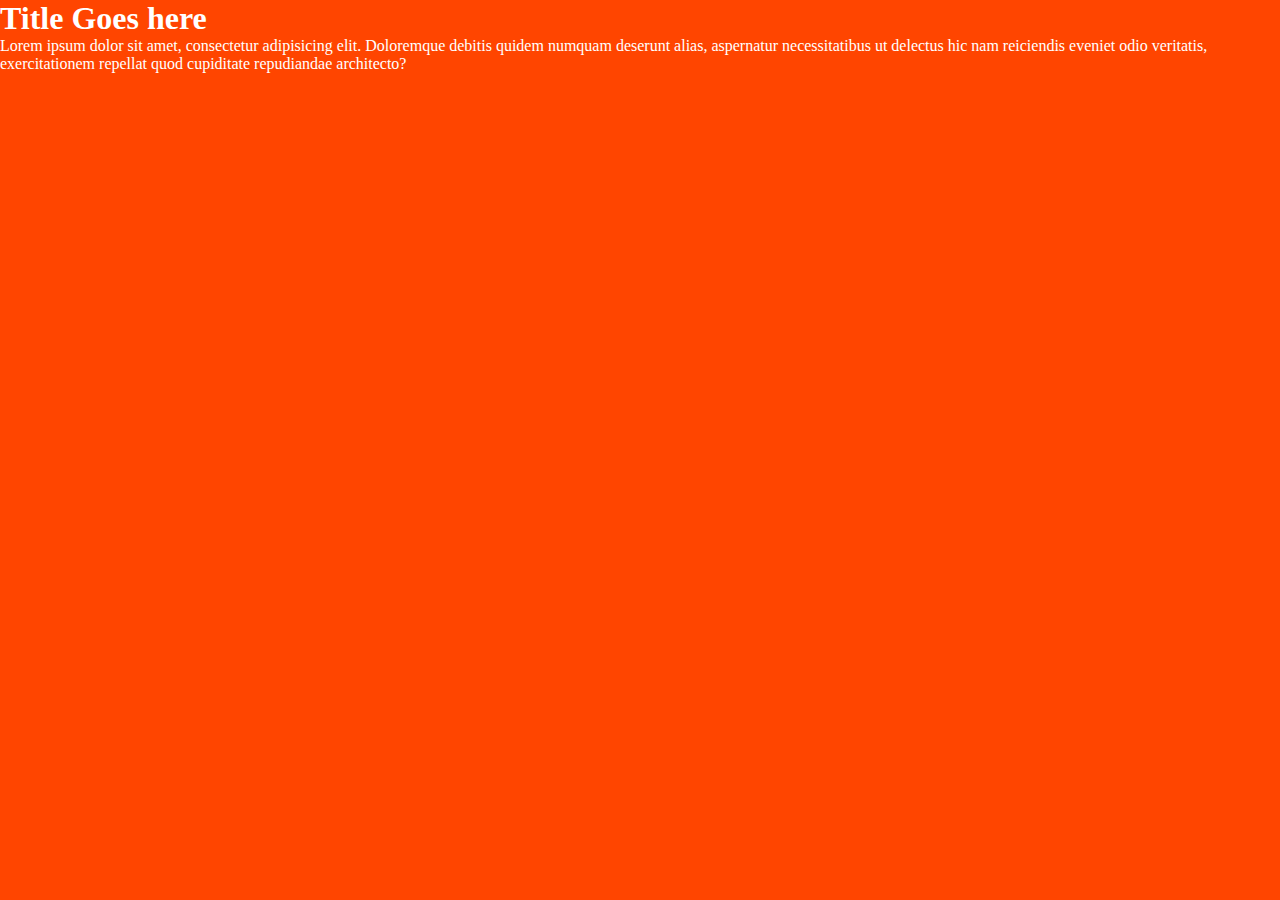
<file: Media querie/index.html>
<!DOCTYPE html>
<html lang="en">
<head>
    <meta charset="UTF-8">
    <meta name="viewport" content="width=device-width, initial-scale=1.0">
    <title>Responsividade</title>
    <link rel="stylesheet" href="index.css">
</head>
<body>
    <h1>Title Goes here</h1>
    <p>Lorem ipsum dolor sit amet, consectetur adipisicing elit. Doloremque debitis quidem numquam deserunt alias, aspernatur necessitatibus ut delectus hic nam reiciendis eveniet odio veritatis, exercitationem repellat quod cupiditate repudiandae architecto?</p>
</body>
</html>
</file>
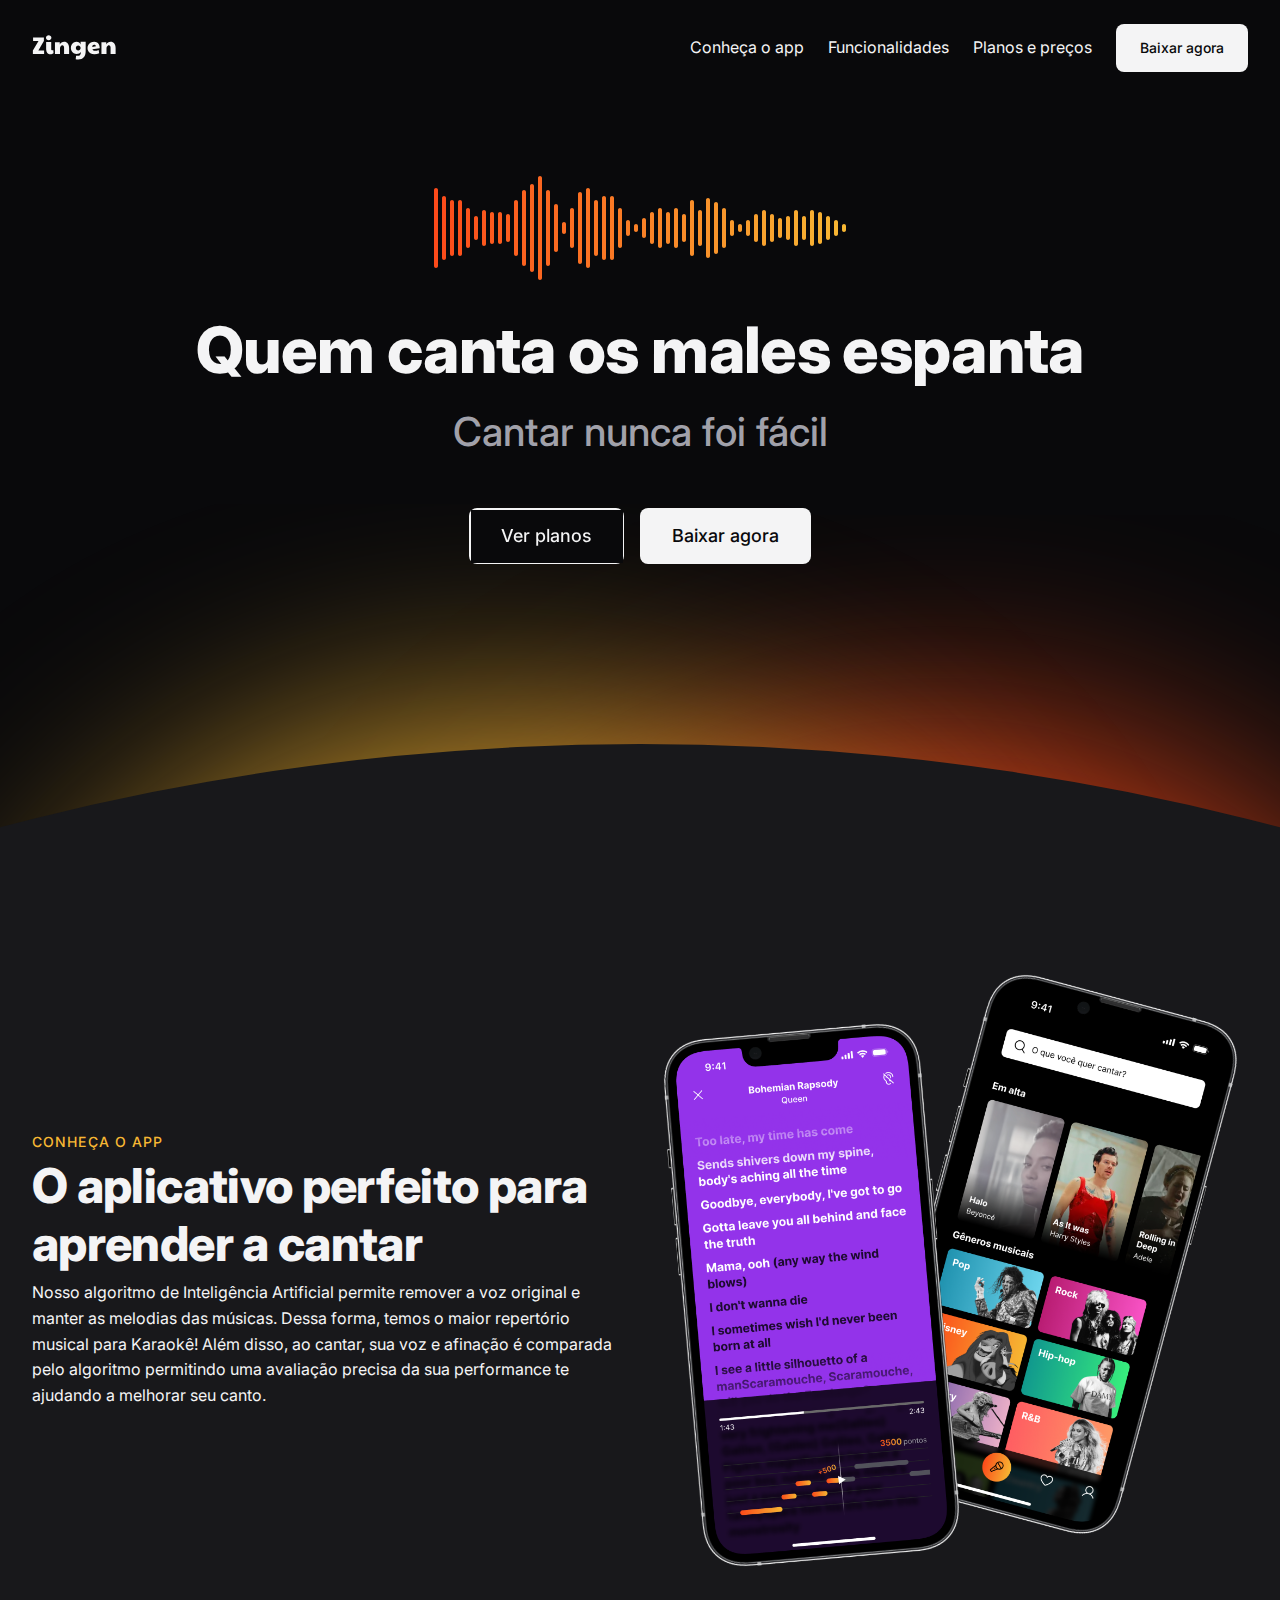
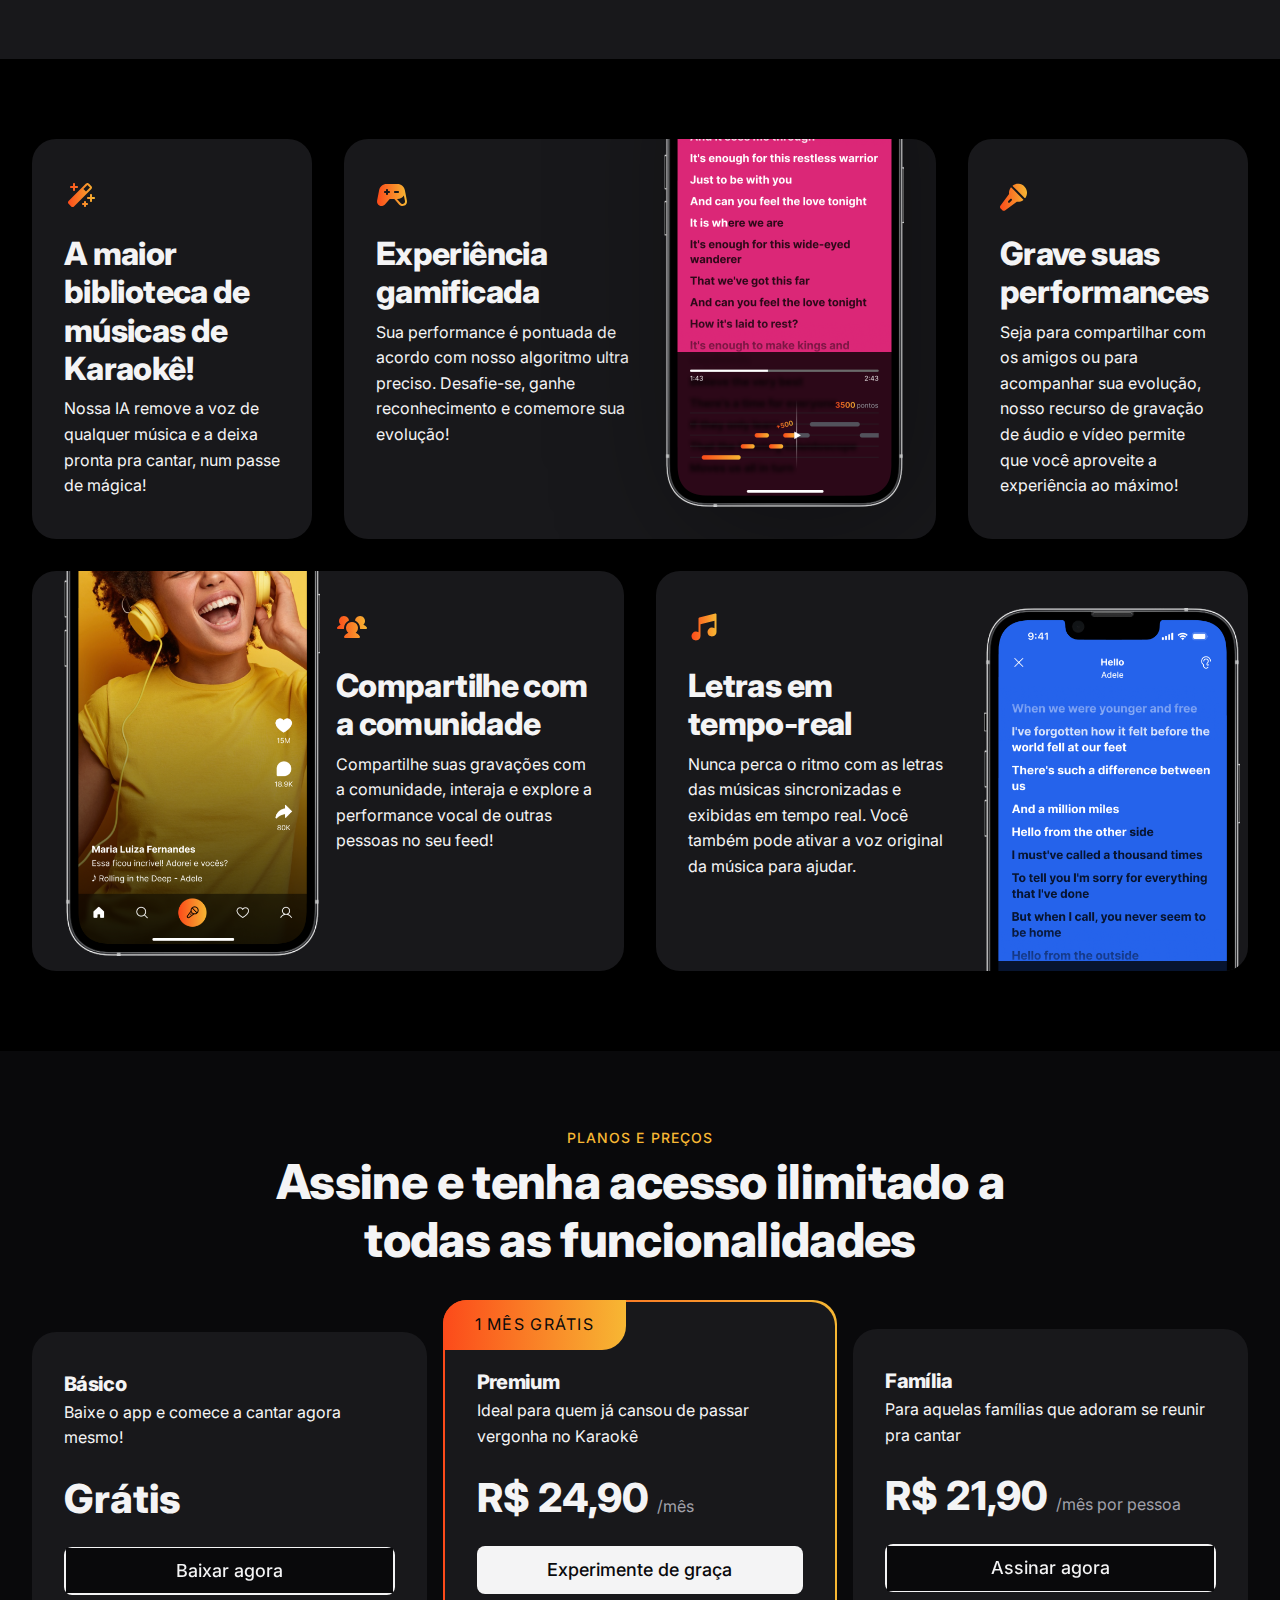
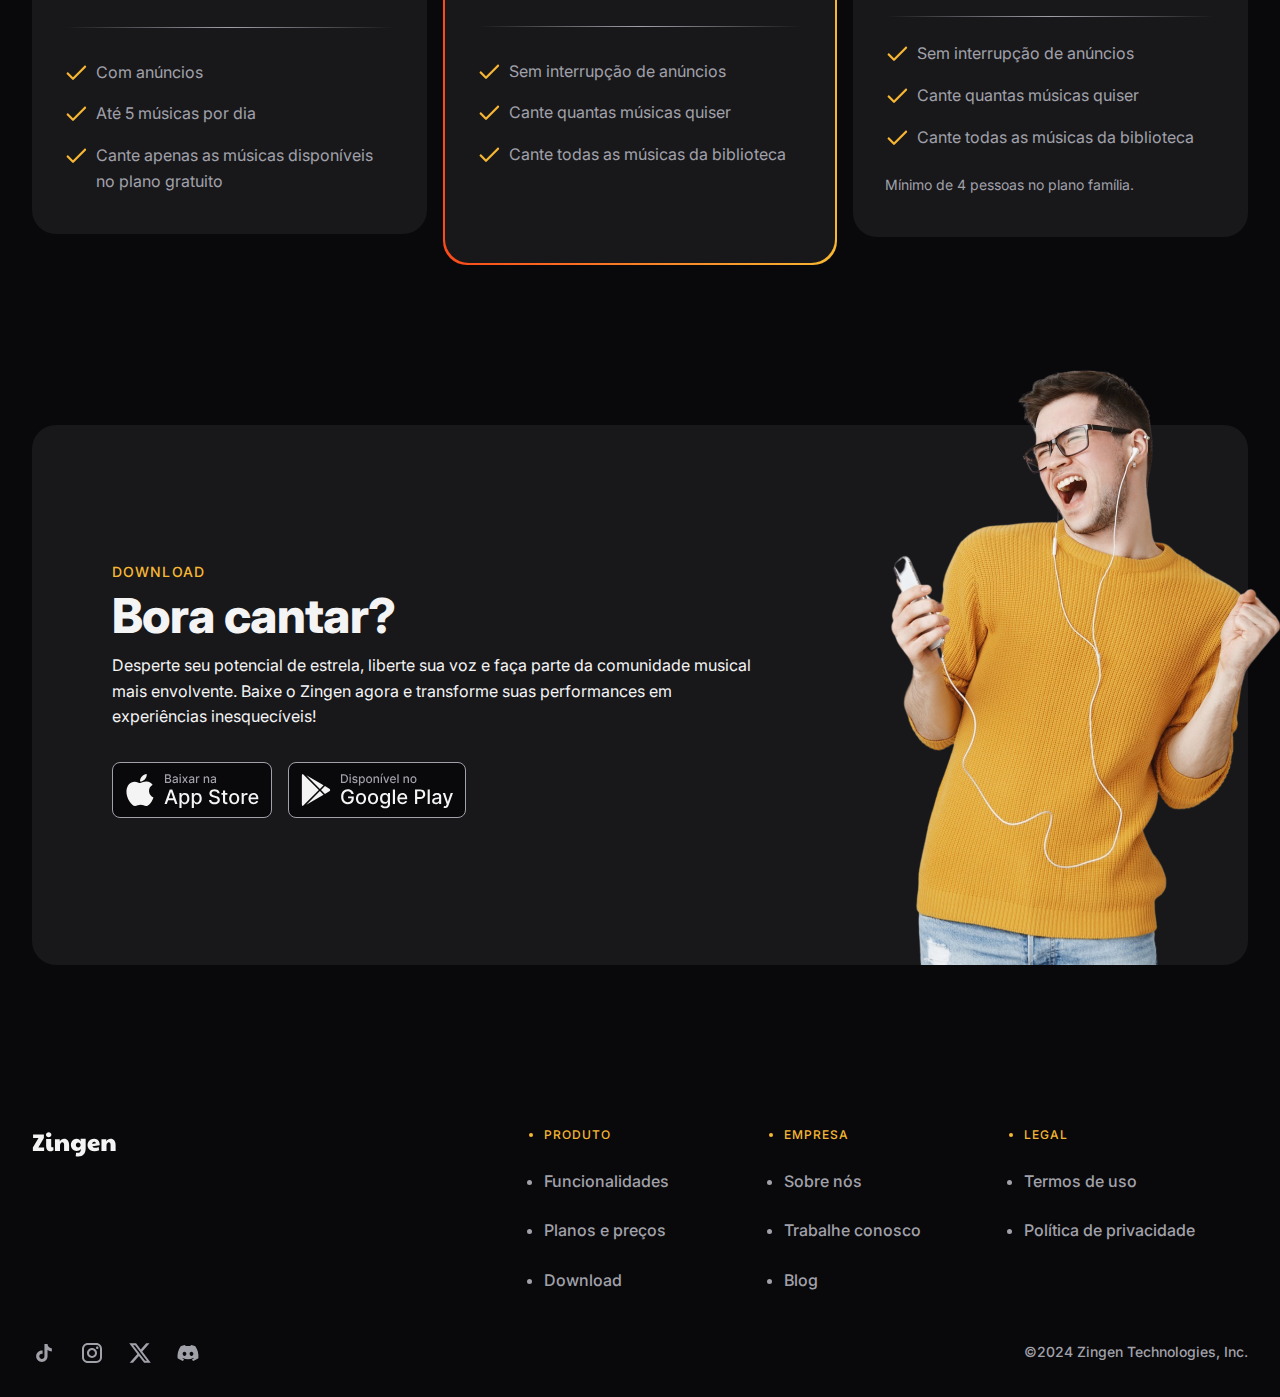
<file: Projeto/index.html>
<!DOCTYPE html>
<html lang="en">
<head>
    <link rel="preconnect" href="https://fonts.googleapis.com">
    <link rel="preconnect" href="https://fonts.gstatic.com" crossorigin>
    <meta charset="UTF-8">
    <meta name="viewport" content="width=device-width, initial-scale=1.0">
    <title>Zingen - Karaokê</title>
    <link rel="stylesheet" href="css/index.css">
    <link href="https://fonts.googleapis.com/css2?family=Inter:ital,opsz,wght@0,14..32,100..900;1,14..32,100..900&display=swap" rel="stylesheet">
</head>
<body>
    <header>
        <div class="container py-base">
            <nav class="flex items-center gap-1.5">
                <a href="#">
                    <img src="assets/icons/logo.svg" alt="Logo Zingen">
                </a>

                <a href="#about" class="desktop-only scroll">Conheça o app</a>
                <a href="#features" class="desktop-only">Funcionalidades</a>
                <a href="#pricing" class="desktop-only">Planos e preços</a>

                <a href="#download" class="btn btn-sm">Baixar agora</a>
            </nav>
        </div>
    </header>

    <section id="hero">
        <div class="container py-xl">
            <img src="assets/icons/music-bars.svg" alt="">
            <h1>Quem canta os males espanta</h1>
            <p>Cantar nunca foi fácil</p>

            <div class="buttons flex items-center gap-1">
                <a href="#pricing" aria-label="Ver planos" class="btn btn-md"></a>
                <a href="#download" class="btn btn-md">Baixar agora</a>
            </div>
        </div>
    </section>

    <!-- Sessão para colocar a imagem de smartphone no mobile -->
    <section id="smartphones-img">
        <div class="container">

        </div>
        <img src="assets/images/App mockups.png" alt="">
    </section>

    <section id="about">
        <div class="container even-columns py-xl items-center">
            <div>
                <header>
                    <strong>Conheça o app</strong>
                    <h2>O aplicativo perfeito para aprender a cantar</h2>
                </header>
                <p>Nosso algoritmo de Inteligência Artificial permite remover a voz original e manter as melodias das músicas. Dessa forma, temos o maior repertório musical para Karaokê! Além disso, ao cantar, sua voz e afinação é comparada pelo algoritmo permitindo uma avaliação precisa da sua performance te ajudando a melhorar seu canto. </p>
            </div>
            <div>
                <img class="desktop-only" src="assets/images/App mockups.png" alt="">
            </div>
        </div>
    </section>

    <section id="features">
        <div class="cards container py-xl grid gap-1.5">
            <div class="card py-lg px-lg">
                <img src="assets/icons/MagicWand.svg" alt="">
                <h3>A maior biblioteca de músicas de Karaokê!</h3>
                <p>Nossa IA remove a voz de qualquer música e a deixa pronta pra cantar, num passe de mágica!</p>
            </div>

            <div class="card py-lg px-lg">
                <div>
                    <img src="assets/icons/GameController.svg" alt="">
                    <h3>Experiência gamificada</h3>
                    <p>Sua performance é pontuada de acordo com nosso algoritmo ultra preciso. Desafie-se, ganhe reconhecimento e comemore sua evolução!</p>
                </div>
                <img class="desktop-only" src="assets/images/Tela 2.png" alt="">
            </div>

            <div class="card py-lg px-lg">
                <div>
                    <img src="assets/icons/MicrophoneStage.svg" alt="">
                    <h3>Grave suas performances</h3>
                    <p>Seja para compartilhar com os amigos ou para acompanhar sua evolução, nosso recurso de gravação de áudio e vídeo permite que você aproveite a experiência ao máximo! </p>
                </div>
            </div>

            <div class="card py-lg px-lg">
                <div>
                    <img src="assets/icons/UsersThree.svg" alt="">
                    <h3>Compartilhe com a comunidade</h3>
                    <p>Compartilhe suas gravações com a comunidade, interaja e explore a performance vocal de outras pessoas no seu feed!</p>
                </div>
                <img src="assets/images/Tela 1.png" class="img-4" alt="">
            </div>

            <div class="card py-lg px-lg">
                <div>
                    <img src="assets/icons/MusicNotes.svg" alt="">
                    <h3>Letras em tempo-real</h3>
                    <p>Nunca perca o ritmo com as letras das músicas sincronizadas e exibidas em tempo real. Você também pode ativar a voz original da música para ajudar.</p>
                </div>
                <img src="assets/images/Tela 3.png" class="img-5" alt="">
            </div>
        </div>
    </section>

    <section id="pricing">
        <div class="container py-xl">
            <header>
                <strong>Planos e preços</strong>
                <h2>Assine e tenha acesso ilimitado a todas as funcionalidades</h2>
            </header>

            <div class="cards even-columns items-center">
                <div class="card py-lg px-lg">
                    <h3>Básico</h3>
                    <p>Baixe o app e comece a cantar agora mesmo!</p>
                    <zin-pricing>Grátis</zin-pricing>
                    <a href="#download" class="btn btn-md" aria-label="Baixar agora"></a>
                    <div class="separator"></div>
                    <ul role="list" class="grid gap-1">
                        <li>Com anúncios</li>
                        <li>Até 5 músicas por dia</li>
                        <li>Cante apenas as músicas disponíveis no plano gratuito</li>
                    </ul>
                </div>

                <div class="premium">
                    <div class="card py-lg px-lg">
                        <span>1 mês grátis</span>
                        <h3>Premium</h3>
                        <p>Ideal para quem já cansou de passar vergonha no Karaokê</p>
                        <zin-pricing>R$ 24,90 <small>/mês</small></zin-pricing>
                        <a href="#" class="btn btn-md">Experimente de graça</a>
                        <div class="separator"></div>
                        <ul role="list" class="grid gap-1">
                            <li>Sem interrupção de anúncios</li>
                            <li>Cante quantas músicas quiser</li>
                            <li>Cante todas as músicas da biblioteca</li>
                        </ul>
                    </div>
                </div>
                

                <div class="card py-lg px-lg">
                    <h3>Família</h3>
                    <p>Para aquelas famílias que adoram se reunir pra cantar</p>
                    <zin-pricing>R$ 21,90 <small>/mês por pessoa</small></zin-pricing>
                    <a href="#download" class="btn btn-md" aria-label="Assinar agora"></a>
                    <div class="separator"></div>
                    <ul role="list" class="grid gap-1">
                        <li>Sem interrupção de anúncios</li>
                        <li>Cante quantas músicas quiser</li>
                        <li>Cante todas as músicas da biblioteca</li>
                    </ul>

                    <small>Mínimo de 4 pessoas no plano família.</small>
                </div>
            </div>
        </div>
    </section>

    <section id="download">
        <div class="container py-xl">
            <div class="card px-lg even-columns items-center">
                <div>
                    <header>
                        <strong>download</strong>
                        <h2>Bora cantar?</h2>
                    </header>
                    <p>Desperte seu potencial de estrela, liberte sua voz e faça parte da comunidade musical mais envolvente. Baixe o Zingen agora e transforme suas performances em experiências inesquecíveis!</p>

                <div class="buttons flex gap-1">

                    <a href="#">
                        <img src="assets/icons/button-appstrore.svg" alt="Baixar da Apple store">
                    </a>

                    <a href="#">
                        <img src="assets/icons/button-playstore.svg" alt="Baixar da Play store">
                    </a>
                </div>

                <img src="assets/images/rapaz-ouvindo-musica-com-fones-de-ouvido-e-cantando-no-aplicativo-de-karaoke-removebg 1.png" class="imagem-em-baixo-da-div" alt="">
            </div>
        </div>
    </section>

    <footer>
        <div class="container py-xl grid">
            <section class="grid top">
                <img src="assets/icons/logo.svg" alt="">

                <nav class="even-columns">
                    <ul role="list" class="grid gap-1.5">
                        <li class="title">Produto</li>
                        <li>
                            <a href="#features">Funcionalidades</a>
                        </li>

                        <li>
                            <a href="#pricing">Planos e preços</a>
                        </li>


                        <li>
                            <a href="#download">Download</a>
                        </li>
                    </ul>

                    <ul role="list" class="grid gap-1.5">
                        <li class="title">Empresa</li>

                        <li>
                            <a href="#about">Sobre nós</a>
                        </li>

                        <li>
                            <a href="#">Trabalhe conosco</a>
                        </li>

                        <li>
                            <a href="#">Blog</a>
                        </li>
                    </ul>


                    <ul role="list" class="grid gap-1.5">
                        <li class="title">Legal</li>

                        <li>
                            <a href="#about">Termos de uso</a>
                        </li>

                        <li>
                            <a href="#">Política de privacidade</a>
                        </li>
                    </ul>

                </nav>
            </section>
            <section class="bottom flex gap-1.5">
                <div class="flex gap-1.5">
                    <a href="#" class="social" aria-label="tiktok"></a>
                    <a href="#" class="social" aria-label="instagram"></a>
                    <a href="#" class="social" aria-label="twitter"></a>
                    <a href="#" class="social" aria-label="discord"></a>
                </div>
                <span class="copy">©2024 Zingen Technologies, Inc.</span>
            </section>
        </div>
    </footer>
</body>
</html>
</file>
<file: Media querie/index.css>
:root {
    --bg-color: rebeccapurple;
}

html, body {
    background-color: var(--bg-color);
    height: 100%;
    color: white;
    margin: 0;
    padding: 0;
    box-sizing: border-box;
}

h1, p {
    margin: 0;
    padding: 0;
}


@media (width > 700px) {
    
    :root {
        --bg-color: orangered;
    }
}
</file>
<file: Projeto/css/index.css>
@import url(global.css);
@import url(utilitys.css);
@import url(buttons.css);
@import url(icons-social.css);
@import url(header.css);
@import url(hero-section.css);
@import url(sections.css);
@import url(about-section.css);
@import url(cards.css);
@import url(features.css) (width >= 80rem); /* Só irá importar esse estilo css se a tela for maior que 1280px */
@import url(pricing.css);
@import url(download.css);
@import url(footer.css);
</file>
